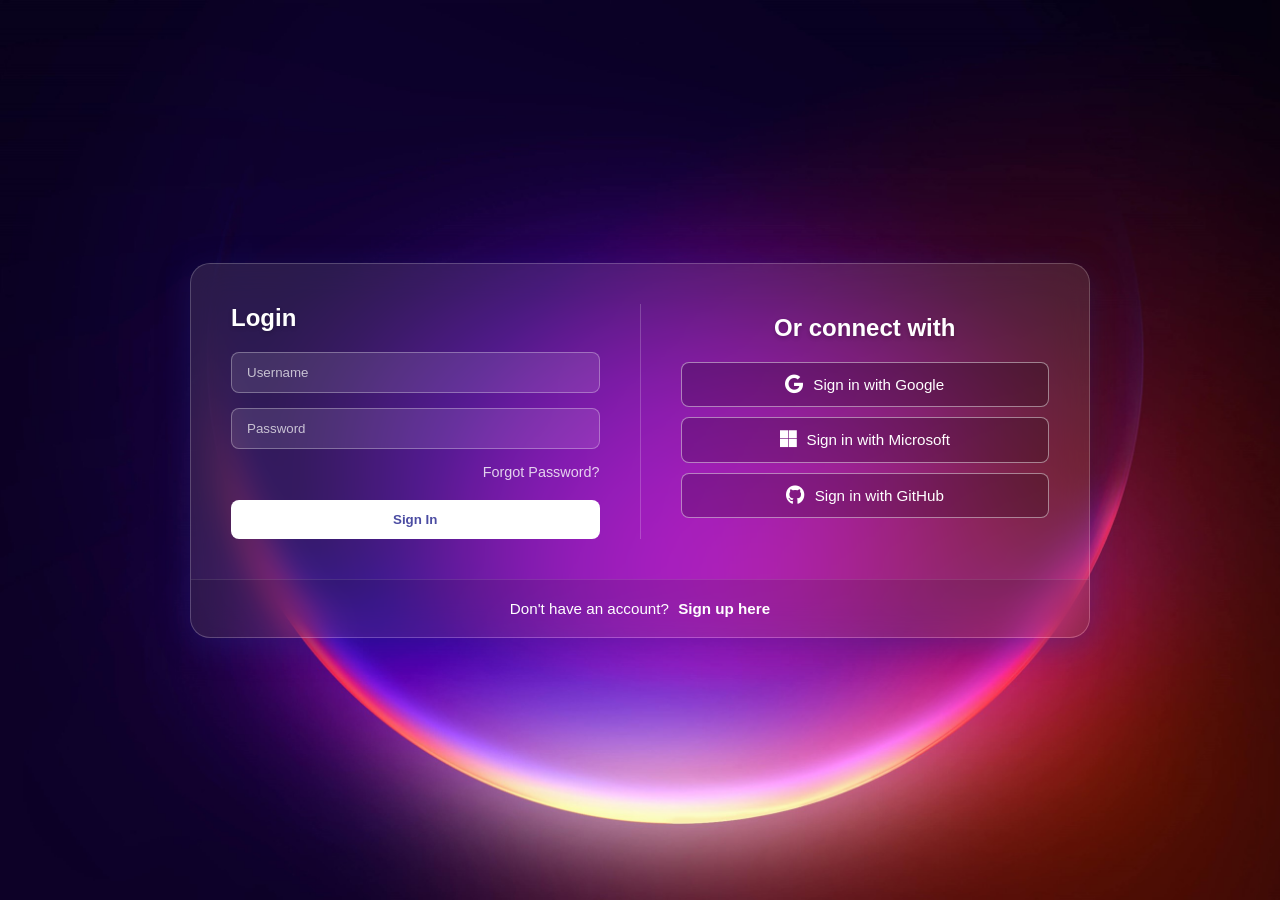
<file: index.html>
<!DOCTYPE html>
<html lang="en">
<head>
    <meta charset="UTF-8">
    <meta name="viewport" content="width=device-width, initial-scale=1.0">
    <title>Glass Login Page</title>
    <link rel="stylesheet" href="login_styles.css">
    <link rel="stylesheet" href="https://cdnjs.cloudflare.com/ajax/libs/font-awesome/6.4.0/css/all.min.css">
</head>
<body>

    <div class="glass-container">
        
        <div class="form-body">
            <div class="left-section">
                <h2>Login</h2>
                <form action="#">
                    <div class="input-group">
                        <input type="text" placeholder="Username" id="username" required>
                    </div>
                    <div class="input-group">
                        <input type="password" placeholder="Password" id="passwords" required>
                    </div>
                    
                    <div class="forgot-password">
                        <a href="#">Forgot Password?</a>
                    </div>

                    <button type="submit" class="login-btn" onclick="display()">Sign In</button>
                </form>
            </div>

            <div class="separator"></div>

            <div class="right-section">
                <h2>Or connect with</h2>
                
                <a href="#" class="social-btn google">
                    <i class="fab fa-google"></i> Sign in with Google
                </a>
                
                <a href="#" class="social-btn microsoft">
                    <i class="fab fa-microsoft"></i> Sign in with Microsoft
                </a>
                
                <a href="#" class="social-btn github">
                    <i class="fab fa-github"></i> Sign in with GitHub
                </a>
            </div>
        </div>

        <div class="form-footer">
            <p>Don't have an account? <a href="Register.html">Sign up here</a></p>
        </div>

    </div>

    <script>
        function display() {
            const usernames = document.getElementById('username').value;
            const password = document.getElementById('passwords').value;
            alert("Input Username: " + usernames + "\nInput Password: " + password);
        }
    </script>
</body>
</html>
</file>
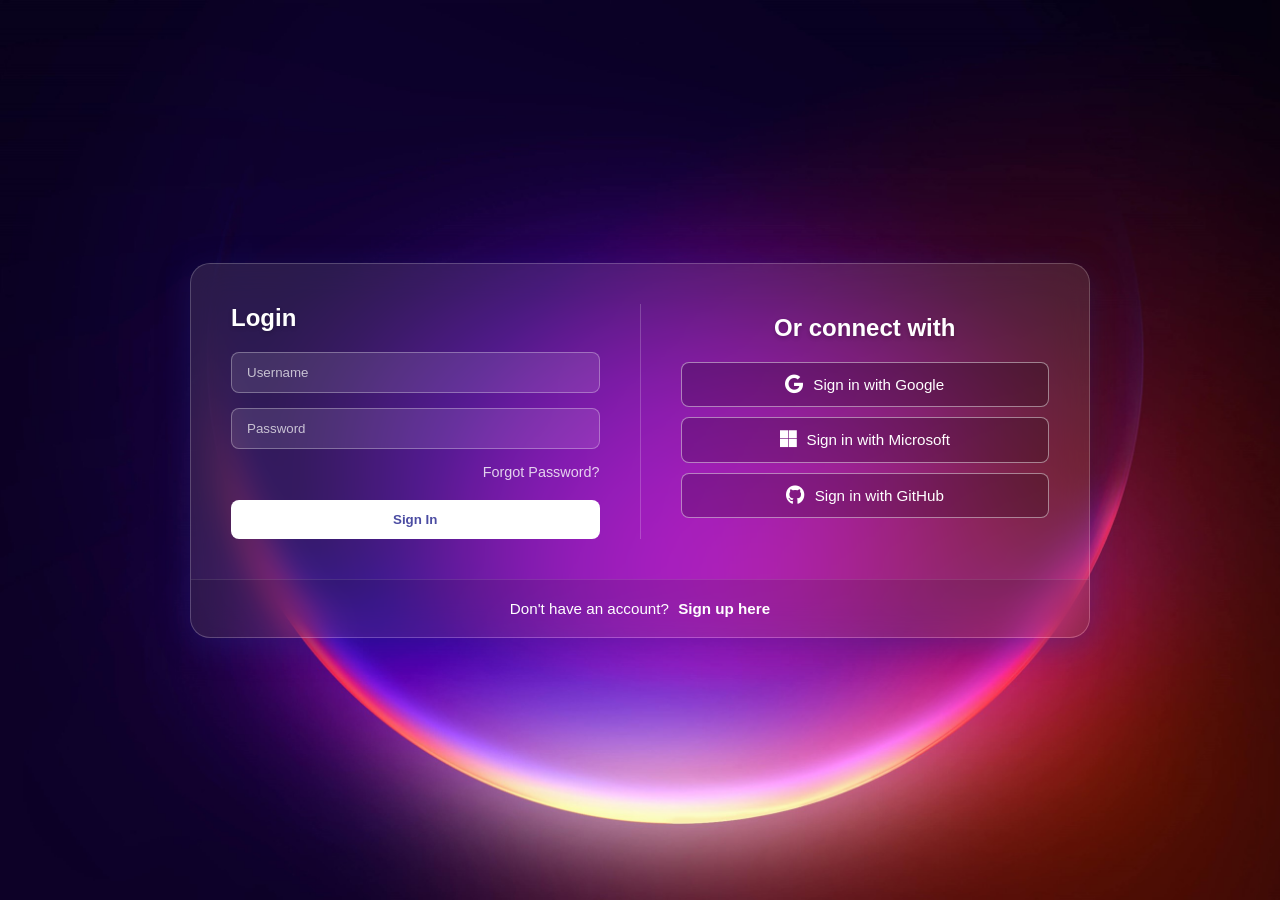
<file: Login.html>
<!DOCTYPE html>
<html lang="en">
<head>
    <meta charset="UTF-8">
    <meta name="viewport" content="width=device-width, initial-scale=1.0">
    <title>Glass Login Page</title>
    <link rel="stylesheet" href="login_styles.css">
    <link rel="stylesheet" href="https://cdnjs.cloudflare.com/ajax/libs/font-awesome/6.4.0/css/all.min.css">
</head>
<body>

    <div class="glass-container">
        
        <div class="form-body">
            <div class="left-section">
                <h2>Login</h2>
                <form action="#">
                    <div class="input-group">
                        <input type="text" placeholder="Username" id="username" required>
                    </div>
                    <div class="input-group">
                        <input type="password" placeholder="Password" id="passwords" required>
                    </div>
                    
                    <div class="forgot-password">
                        <a href="#">Forgot Password?</a>
                    </div>

                    <button type="submit" class="login-btn" onclick="display()">Sign In</button>
                </form>
            </div>

            <div class="separator"></div>

            <div class="right-section">
                <h2>Or connect with</h2>
                
                <a href="#" class="social-btn google">
                    <i class="fab fa-google"></i> Sign in with Google
                </a>
                
                <a href="#" class="social-btn microsoft">
                    <i class="fab fa-microsoft"></i> Sign in with Microsoft
                </a>
                
                <a href="#" class="social-btn github">
                    <i class="fab fa-github"></i> Sign in with GitHub
                </a>
            </div>
        </div>

        <div class="form-footer">
            <p>Don't have an account? <a href="Register.html">Sign up here</a></p>
        </div>

    </div>

    <script>
        function display() {
            const usernames = document.getElementById('username').value;
            const password = document.getElementById('passwords').value;
            alert("Input Username: " + usernames + "\nInput Password: " + password);
        }
    </script>
</body>
</html>
</file>
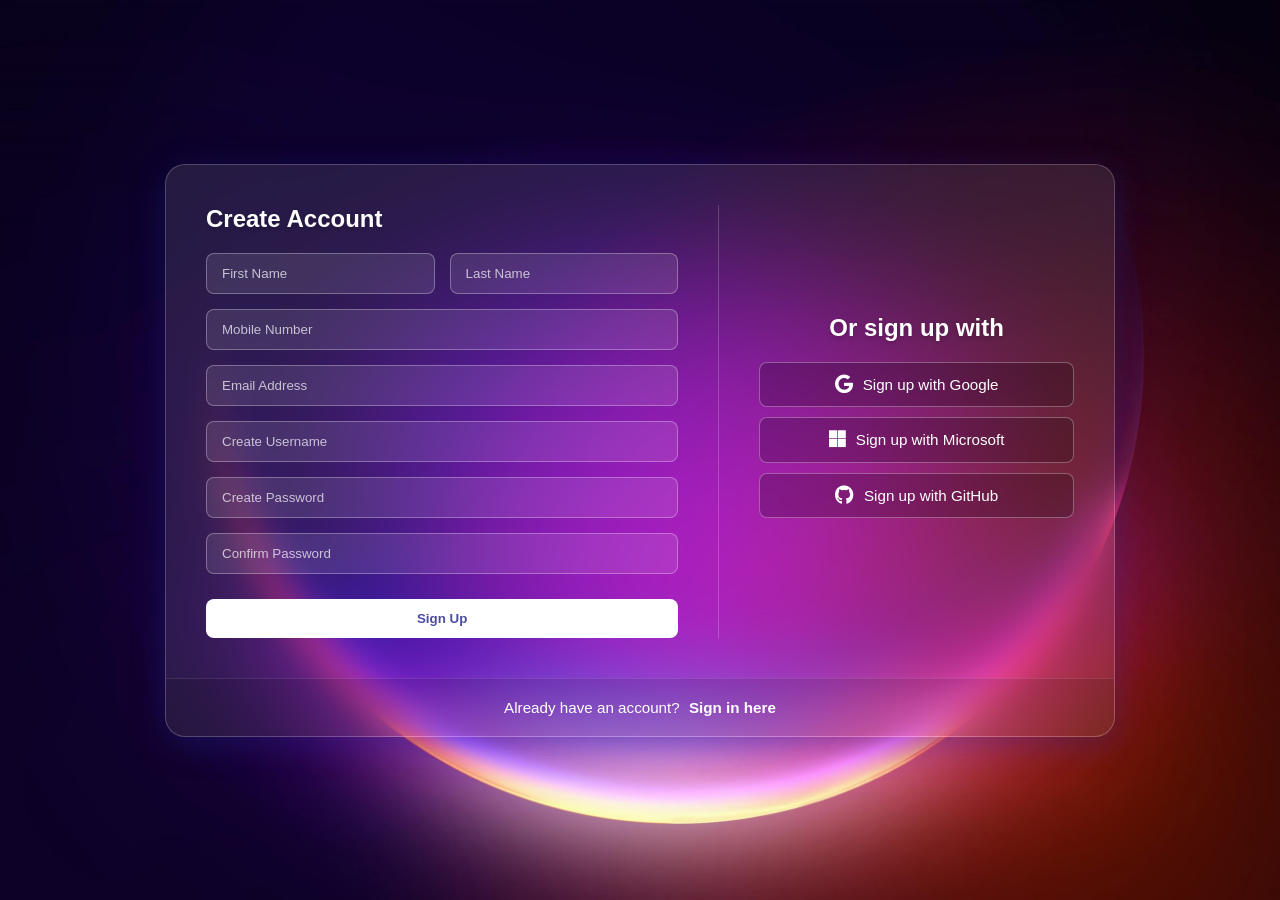
<file: Register.html>
<!DOCTYPE html>
<html lang="en">
<head>
    <meta charset="UTF-8">
    <meta name="viewport" content="width=device-width, initial-scale=1.0">
    <title>Glass Registration Page</title>
    <link rel="stylesheet" href="register_styles.css">
    <link rel="stylesheet" href="https://cdnjs.cloudflare.com/ajax/libs/font-awesome/6.4.0/css/all.min.css">
</head>
<body>

    <div class="glass-container">
        
        <div class="form-body">
            <div class="left-section">
                <h2>Create Account</h2>
                <form action="#">
                    
                    <div class="input-row">
                        <div class="input-group">
                            <input type="text" placeholder="First Name" required>
                        </div>
                        <div class="input-group">
                            <input type="text" placeholder="Last Name" required>
                        </div>
                    </div>

                    <div class="input-group">
                        <input type="tel" placeholder="Mobile Number" pattern="[0-9]{10}" required>
                    </div>

                    <div class="input-group">
                        <input type="email" placeholder="Email Address" required>
                    </div>

                    <div class="input-group">
                        <input type="text" placeholder="Create Username" required>
                    </div>

                    <div class="input-group">
                        <input type="password" placeholder="Create Password" id="passwords" minlength="8" required>
                    </div>
                    
                    <div class="input-group">
                        <input type="password" placeholder="Confirm Password" id="confirms" minlength="8" required>
                    </div>

                    <button type="submit" class="login-btn" onclick="confirm()">Sign Up</button>
                </form>
            </div>

            <div class="separator"></div>

            <div class="right-section">
                <h2>Or sign up with</h2>
                
                <a href="#" class="social-btn google">
                    <i class="fab fa-google"></i> Sign up with Google
                </a>
                
                <a href="#" class="social-btn microsoft">
                    <i class="fab fa-microsoft"></i> Sign up with Microsoft
                </a>
                
                <a href="#" class="social-btn github">
                    <i class="fab fa-github"></i> Sign up with GitHub
                </a>
            </div>
        </div>

        <div class="form-footer">
            <p>Already have an account? <a href="index.html">Sign in here</a></p>
        </div>

    </div>

    <script>
        function confirm() {
            const password = document.getElementById('passwords').value;
            const confirmation = document.getElementById('confirms').value;

            if(password.length >= 8 && confirmation.length >= 8) {

                if(confirmation === password) {
                    alert("New Password Created");
                }

                else {
                    alert("Confirm Password and Input Password does not match !");
                }
            }

            else {
                alert("Password should be of minimum 8 characters");
            }
        }
    </script>
</body>
</html>
</file>
<file: login_styles.css>
/* --- 1. General Setup & Background --- */
* {
    margin: 0;
    padding: 0;
    box-sizing: border-box;
    font-family: 'Segoe UI', Tahoma, Geneva, Verdana, sans-serif;
}

body {
    display: flex;
    justify-content: center;
    align-items: center;
    min-height: 100vh;
    /* Colorful gradient background to make the glass effect visible */
    /*background: linear-gradient(135deg, #1711d6 0%, #06024c 100%);*/
    background-image: url("Images/desktop_background_2.jpg");
    background-repeat: no-repeat;
    background-size: cover;
}

/* --- 2. Glass Panel Container --- */
.glass-container {
    width: 100%;
    max-width: 900px;
    margin: 20px;
    background: rgba(255, 255, 255, 0.1);
    backdrop-filter: blur(16px); /* The "Glass" blur effect */
    -webkit-backdrop-filter: blur(16px);
    border: 1px solid rgba(255, 255, 255, 0.2);
    border-radius: 20px;
    box-shadow: 0 8px 32px 0 rgba(31, 38, 135, 0.37);
    overflow: hidden;
    display: flex;
    flex-direction: column;
}

/* --- 3. Split Layout (Left & Right) --- */
.form-body {
    display: flex;
    flex-direction: row; /* Side by side on desktop */
    padding: 40px;
    gap: 40px;
}

.left-section, .right-section {
    flex: 1;
    display: flex;
    flex-direction: column;
    justify-content: center;
}

/* Separator line for desktop */
.separator {
    width: 1px;
    background: rgba(255, 255, 255, 0.2);
    display: block;
}

h2 {
    color: #fff;
    margin-bottom: 20px;
    font-weight: 600;
    text-shadow: 0 2px 4px rgba(0,0,0,0.2);
}

/* --- 4. Form Inputs (Left Side) --- */
.input-group {
    margin-bottom: 15px;
}

.input-group input {
    width: 100%;
    padding: 12px 15px;
    border-radius: 8px;
    border: 1px solid rgba(255, 255, 255, 0.3);
    background: rgba(255, 255, 255, 0.1);
    color: #fff;
    outline: none;
    transition: 0.3s;
}

.input-group input::placeholder {
    color: rgba(255, 255, 255, 0.7);
}

.input-group input:focus {
    background: rgba(255, 255, 255, 0.2);
    border-color: #fff;
}

.forgot-password {
    text-align: right;
    font-size: 0.9rem;
    margin-bottom: 20px;
}

.forgot-password a {
    color: rgba(255, 255, 255, 0.8);
    text-decoration: none;
}

.forgot-password a:hover {
    text-decoration: underline;
    color: #fff;
}

.login-btn {
    width: 100%;
    padding: 12px;
    background: #fff;
    color: #4b4ca2;
    border: none;
    border-radius: 8px;
    font-weight: bold;
    cursor: pointer;
    transition: 0.3s;
}

.login-btn:hover {
    background: #f0f0f0;
    transform: translateY(-2px);
}

/* --- 5. Social Buttons (Right Side) --- */
.right-section h2 {
    text-align: center;
}

.social-btn {
    display: flex;
    align-items: center;
    justify-content: center;
    width: 100%;
    padding: 12px;
    margin-bottom: 10px;
    border: 1px solid rgba(255, 255, 255, 0.455);
    border-radius: 8px;
    background: rgba(0, 0, 0, 0.2);
    color: white;
    cursor: pointer;
    transition: 0.3s;
    text-decoration: none;
    font-size: 0.95rem;
}

.social-btn i {
    margin-right: 10px;
    font-size: 1.2rem;
}

.social-btn.google:hover { background: #121111; border-color: #121111; }
.social-btn.microsoft:hover { background: #121111; border-color: #121111; }
.social-btn.github:hover { background: #121111; border-color: #121111; }

/* --- 6. Footer (Sign Up) --- */
.form-footer {
    padding: 20px;
    background: rgba(0, 0, 0, 0.1);
    text-align: center;
    border-top: 1px solid rgba(255, 255, 255, 0.1);
}

.form-footer p {
    color: #fff;
    font-size: 0.95rem;
}

.form-footer a {
    color: #fff;
    font-weight: bold;
    text-decoration: none;
    margin-left: 5px;
}

.form-footer a:hover {
    text-decoration: underline;
}

/* --- 7. Mobile Responsiveness --- */
@media (max-width: 768px) {
    .form-body {
        flex-direction: column; /* Stack vertically on mobile */
        gap: 30px;
        padding: 30px 20px;
    }

    .separator {
        width: 100%;
        height: 1px; /* Horizontal line on mobile */
        background: rgba(255, 255, 255, 0.2);
    }

    .glass-container {
        max-width: 400px; /* Slimmer container on mobile */
    }
}
</file>
<file: register_styles.css>
/* --- 1. General Setup & Background --- */
* {
    margin: 0;
    padding: 0;
    box-sizing: border-box;
    font-family: 'Segoe UI', Tahoma, Geneva, Verdana, sans-serif;
}

body {
    display: flex;
    justify-content: center;
    align-items: center;
    min-height: 100vh;
    /* Slightly different gradient for the registration page */
    /* background: linear-gradient(135deg, #1711d6 0%, #06024c 100%);*/
    background-image: url("Images/desktop_background_2.jpg");
    background-repeat: no-repeat;
    background-size: cover;
    padding: 20px; /* Add padding to prevent edges touching screen on small devices */
}

/* --- 2. Glass Panel Container --- */
.glass-container {
    width: 100%;
    max-width: 950px; /* Slightly wider to accommodate more fields */
    background: rgba(255, 255, 255, 0.1);
    backdrop-filter: blur(16px);
    -webkit-backdrop-filter: blur(16px);
    border: 1px solid rgba(255, 255, 255, 0.2);
    border-radius: 20px;
    box-shadow: 0 8px 32px 0 rgba(31, 38, 135, 0.37);
    overflow: hidden;
    display: flex;
    flex-direction: column;
}

/* --- 3. Split Layout (Left & Right) --- */
.form-body {
    display: flex;
    flex-direction: row;
    padding: 40px;
    gap: 40px;
}

.left-section {
    flex: 1.2; /* Give the form slightly more space than the buttons */
    display: flex;
    flex-direction: column;
    justify-content: center;
}

.right-section {
    flex: 0.8;
    display: flex;
    flex-direction: column;
    justify-content: center;
}

/* Separator line */
.separator {
    width: 1px;
    background: rgba(255, 255, 255, 0.2);
    display: block;
}

h2 {
    color: #fff;
    margin-bottom: 20px;
    font-weight: 600;
    text-shadow: 0 2px 4px rgba(0,0,0,0.2);
}

/* --- 4. Form Inputs --- */
.input-group {
    margin-bottom: 15px;
}

/* New Class: Input Row for side-by-side fields (First/Last Name) */
.input-row {
    display: flex;
    gap: 15px;
}

.input-row .input-group {
    flex: 1; /* Makes both inputs equal width */
}

.input-group input {
    width: 100%;
    padding: 12px 15px;
    border-radius: 8px;
    border: 1px solid rgba(255, 255, 255, 0.3);
    background: rgba(255, 255, 255, 0.1);
    color: #fff;
    outline: none;
    transition: 0.3s;
}

.input-group input::placeholder {
    color: rgba(255, 255, 255, 0.7);
}

.input-group input:focus {
    background: rgba(255, 255, 255, 0.2);
    border-color: #fff;
}

.login-btn {
    width: 100%;
    padding: 12px;
    margin-top: 10px;
    background: #fff;
    color: #4b4ca2; /* Matching the background gradient */
    border: none;
    border-radius: 8px;
    font-weight: bold;
    cursor: pointer;
    transition: 0.3s;
}

.login-btn:hover {
    background: #f0f0f0;
    transform: translateY(-2px);
}

/* --- 5. Social Buttons --- */
.right-section h2 {
    text-align: center;
}

.social-btn {
    display: flex;
    align-items: center;
    justify-content: center;
    width: 100%;
    padding: 12px;
    margin-bottom: 10px;
    border: 1px solid rgba(255, 255, 255, 0.3);
    border-radius: 8px;
    background: rgba(0, 0, 0, 0.2);
    color: white;
    cursor: pointer;
    transition: 0.3s;
    text-decoration: none;
    font-size: 0.95rem;
}

.social-btn i {
    margin-right: 10px;
    font-size: 1.2rem;
}

.social-btn.google:hover { background: #121111; border-color: #121111; }
.social-btn.microsoft:hover { background: #121111; border-color: #121111; }
.social-btn.github:hover { background: #121111; border-color: #121111; }

/* --- 6. Footer --- */
.form-footer {
    padding: 20px;
    background: rgba(0, 0, 0, 0.1);
    text-align: center;
    border-top: 1px solid rgba(255, 255, 255, 0.1);
}

.form-footer p {
    color: #fff;
    font-size: 0.95rem;
}

.form-footer a {
    color: #fff;
    font-weight: bold;
    text-decoration: none;
    margin-left: 5px;
}

.form-footer a:hover {
    text-decoration: underline;
}

/* --- 7. Mobile Responsiveness --- */
@media (max-width: 768px) {
    .form-body {
        flex-direction: column;
        gap: 30px;
        padding: 30px 20px;
    }

    .separator {
        width: 100%;
        height: 1px;
        background: rgba(255, 255, 255, 0.2);
    }

    /* Stack the First/Last name vertically on small screens */
    .input-row {
        flex-direction: column;
        gap: 0;
    }

    .glass-container {
        max-width: 100%; /* Full width on mobile */
    }
}
</file>
